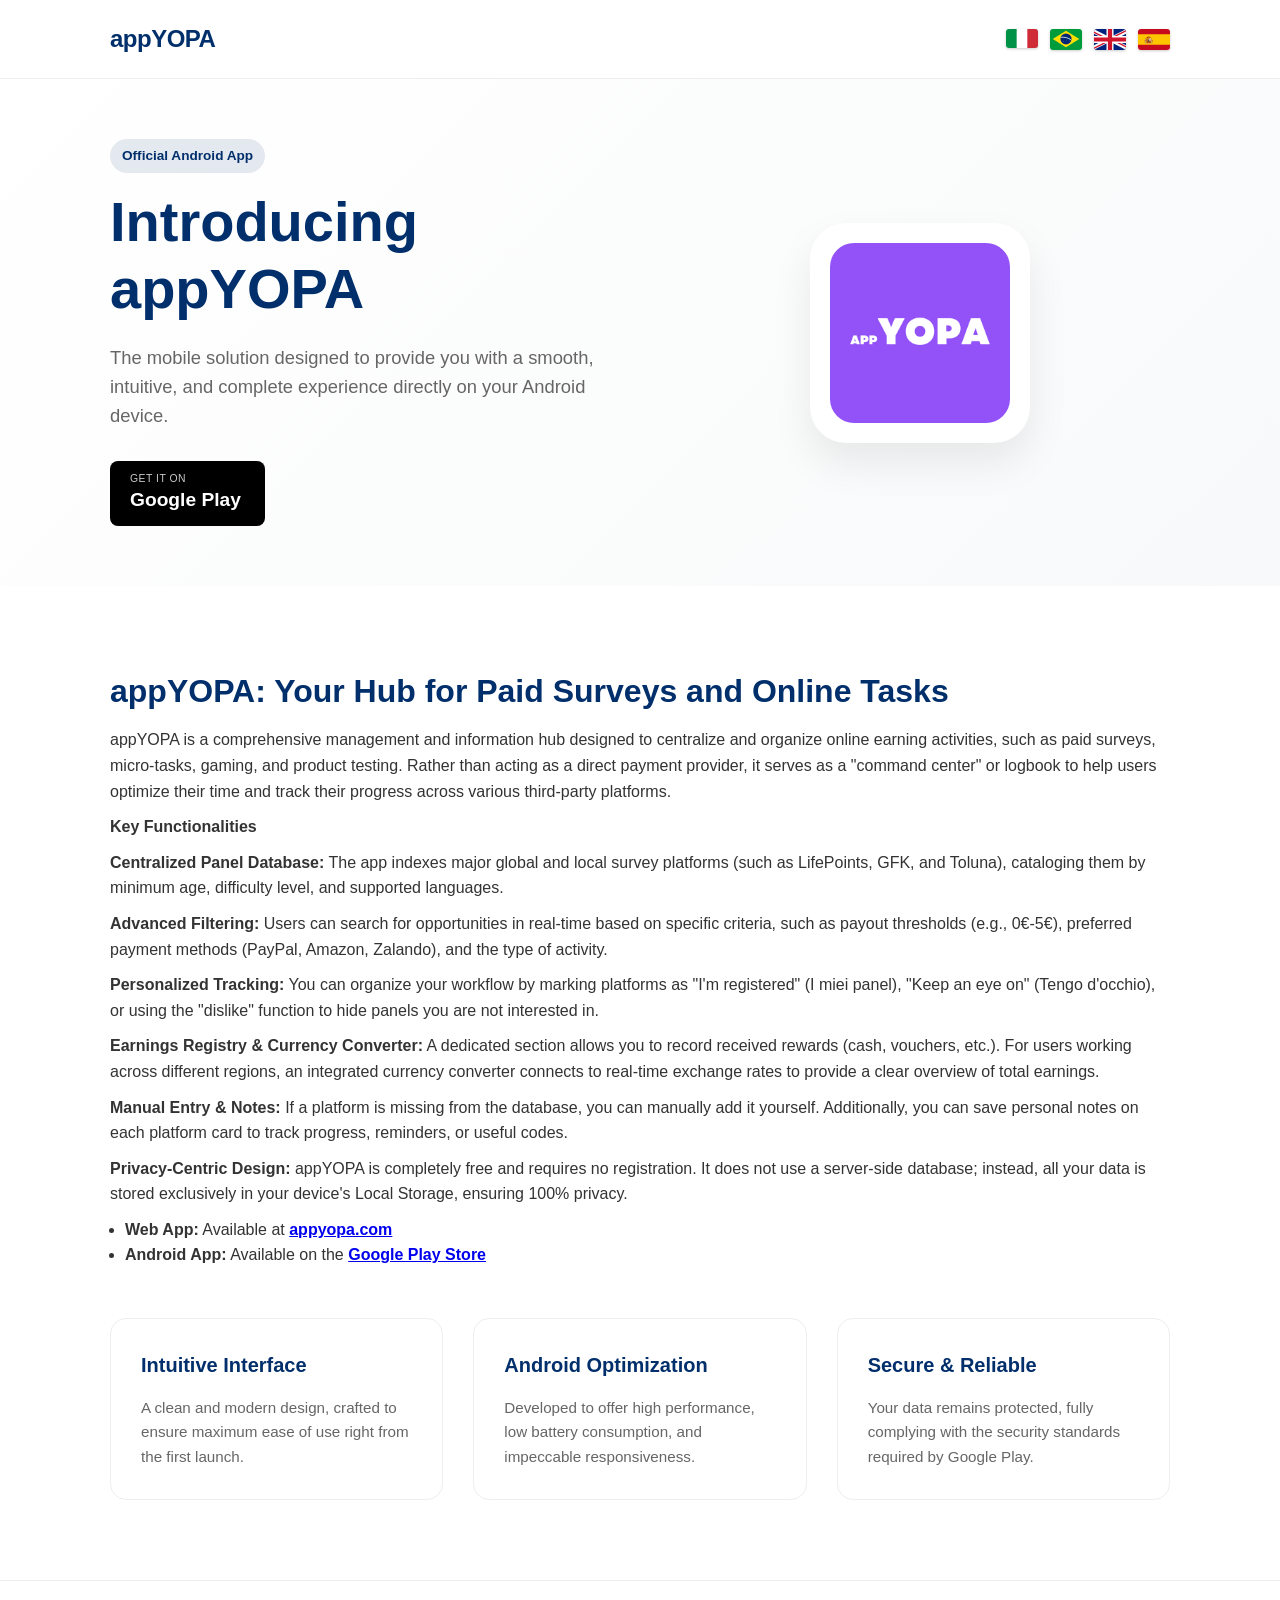
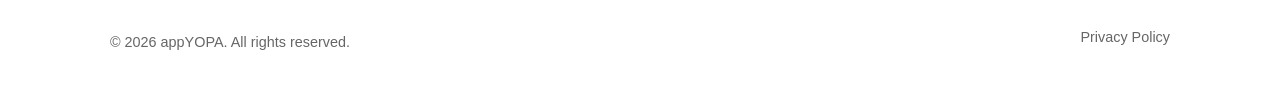
<file: index.html>
<!DOCTYPE html>
<html lang="en">
<head>
    <meta charset="UTF-8">
    <meta name="viewport" content="width=device-width, initial-scale=1.0">
    <title>appYOPA - Earn Money Online with Paid Surveys and Work from Home Tasks</title>
    <meta name="description" content="Discover appYOPA, the ultimate Android app to track your online earnings. Manage paid surveys, micro-tasks, and small side hustles from home with 100% privacy.">
    
    <link rel="stylesheet" href="style.css">
    <link rel="icon" type="image/png" href="icon.png">
</head>
<body>

    <header class="main-header">
        <div class="container header-flex">
            <div class="logo">
                <strong>appYOPA</strong>
            </div>
          <nav class="language-switcher">
    <a href="index-it.html" class="lang-link active" title="Italiano">
        <img src="it.svg" alt="Italiano" class="flag-icon">
    </a>
    <a href="index-br.html" class="lang-link" title="Português (Brasil)">
        <img src="br.svg" alt="Português" class="flag-icon">
    </a>
    <a href="index.html" class="lang-link" title="English">
        <img src="en.svg" alt="English" class="flag-icon">
    </a>
    <a href="index-es.html" class="lang-link" title="Español">
        <img src="es.svg" alt="Español" class="flag-icon">
    </a>
</nav>
        </div>
    </header>

    <section class="hero-section">
        <div class="container hero-grid">
            <div class="hero-content">
                <span class="badge">Official Android App</span>
                <h1>Introducing appYOPA</h1>
                <p class="lead">The mobile solution designed to provide you with a smooth, intuitive, and complete experience directly on your Android device.</p>
                
                <div class="cta-actions">
                    <a href="https://play.google.com/store/apps/details?id=com.lastwebagency.appyopa" class="btn-google-play" target="_blank" rel="noopener">
                        <span class="btn-subtitle">GET IT ON</span>
                        <span class="btn-title">Google Play</span>
                    </a>
                </div>
            </div>
            
            <div class="hero-image">
                <div class="app-icon-wrapper">
                    <img src="icon.png" alt="Official appYOPA Icon" class="app-icon">
                </div>
            </div>
        </div>
    </section>

    <section class="features-section">
        <div class="container">
            <article>        
                <h2>appYOPA: Your Hub for Paid Surveys and Online Tasks</h2>
                <p>appYOPA is a comprehensive management and information hub designed to centralize and organize online earning activities, such as paid surveys, micro-tasks, gaming, and product testing. Rather than acting as a direct payment provider, it serves as a "command center" or logbook to help users optimize their time and track their progress across various third-party platforms.</p>

                <p><strong>Key Functionalities</strong></p>

                <p><strong>Centralized Panel Database:</strong> The app indexes major global and local survey platforms (such as LifePoints, GFK, and Toluna), cataloging them by minimum age, difficulty level, and supported languages.</p>

                <p><strong>Advanced Filtering:</strong> Users can search for opportunities in real-time based on specific criteria, such as payout thresholds (e.g., 0€-5€), preferred payment methods (PayPal, Amazon, Zalando), and the type of activity.</p>

                <p><strong>Personalized Tracking:</strong> You can organize your workflow by marking platforms as "I'm registered" (I miei panel), "Keep an eye on" (Tengo d'occhio), or using the "dislike" function to hide panels you are not interested in.</p>

                <p><strong>Earnings Registry &amp; Currency Converter:</strong> A dedicated section allows you to record received rewards (cash, vouchers, etc.). For users working across different regions, an integrated currency converter connects to real-time exchange rates to provide a clear overview of total earnings.</p>

                <p><strong>Manual Entry &amp; Notes:</strong> If a platform is missing from the database, you can manually add it yourself. Additionally, you can save personal notes on each platform card to track progress, reminders, or useful codes.</p>

                <p><strong>Privacy-Centric Design:</strong> appYOPA is completely free and requires no registration. It does not use a server-side database; instead, all your data is stored exclusively in your device's Local Storage, ensuring 100% privacy.</p>

                <ul>
                    <li><strong>Web App:</strong> Available at <a href="https://appyopa.com/en/index.html" target="_blank" rel="noopener"><strong>appyopa.com</strong></a></li>
                    <li><strong>Android App:</strong> Available on the <a href="https://play.google.com/store/apps/details?id=com.lastwebagency.appyopa" target="_blank" rel="noopener"><strong>Google Play Store</strong></a></li>
                </ul>
            </article>
            
            <div class="features-grid">
                <div class="feature-card">
                    <h3>Intuitive Interface</h3>
                    <p>A clean and modern design, crafted to ensure maximum ease of use right from the first launch.</p>
                </div>
                <div class="feature-card">
                    <h3>Android Optimization</h3>
                    <p>Developed to offer high performance, low battery consumption, and impeccable responsiveness.</p>
                </div>
                <div class="feature-card">
                    <h3>Secure &amp; Reliable</h3>
                    <p>Your data remains protected, fully complying with the security standards required by Google Play.</p>
                </div>
            </div>
        </div>
    </section>

    <footer class="main-footer">
        <div class="container footer-content">
            <p>&copy; 2026 appYOPA. All rights reserved.</p>
            <div class="footer-links">
                <a href="https://appyopa.com/en/disclaimer.html">Privacy Policy</a>
                
            </div>
        </div>
    </footer>

</body>
</html>
</file>
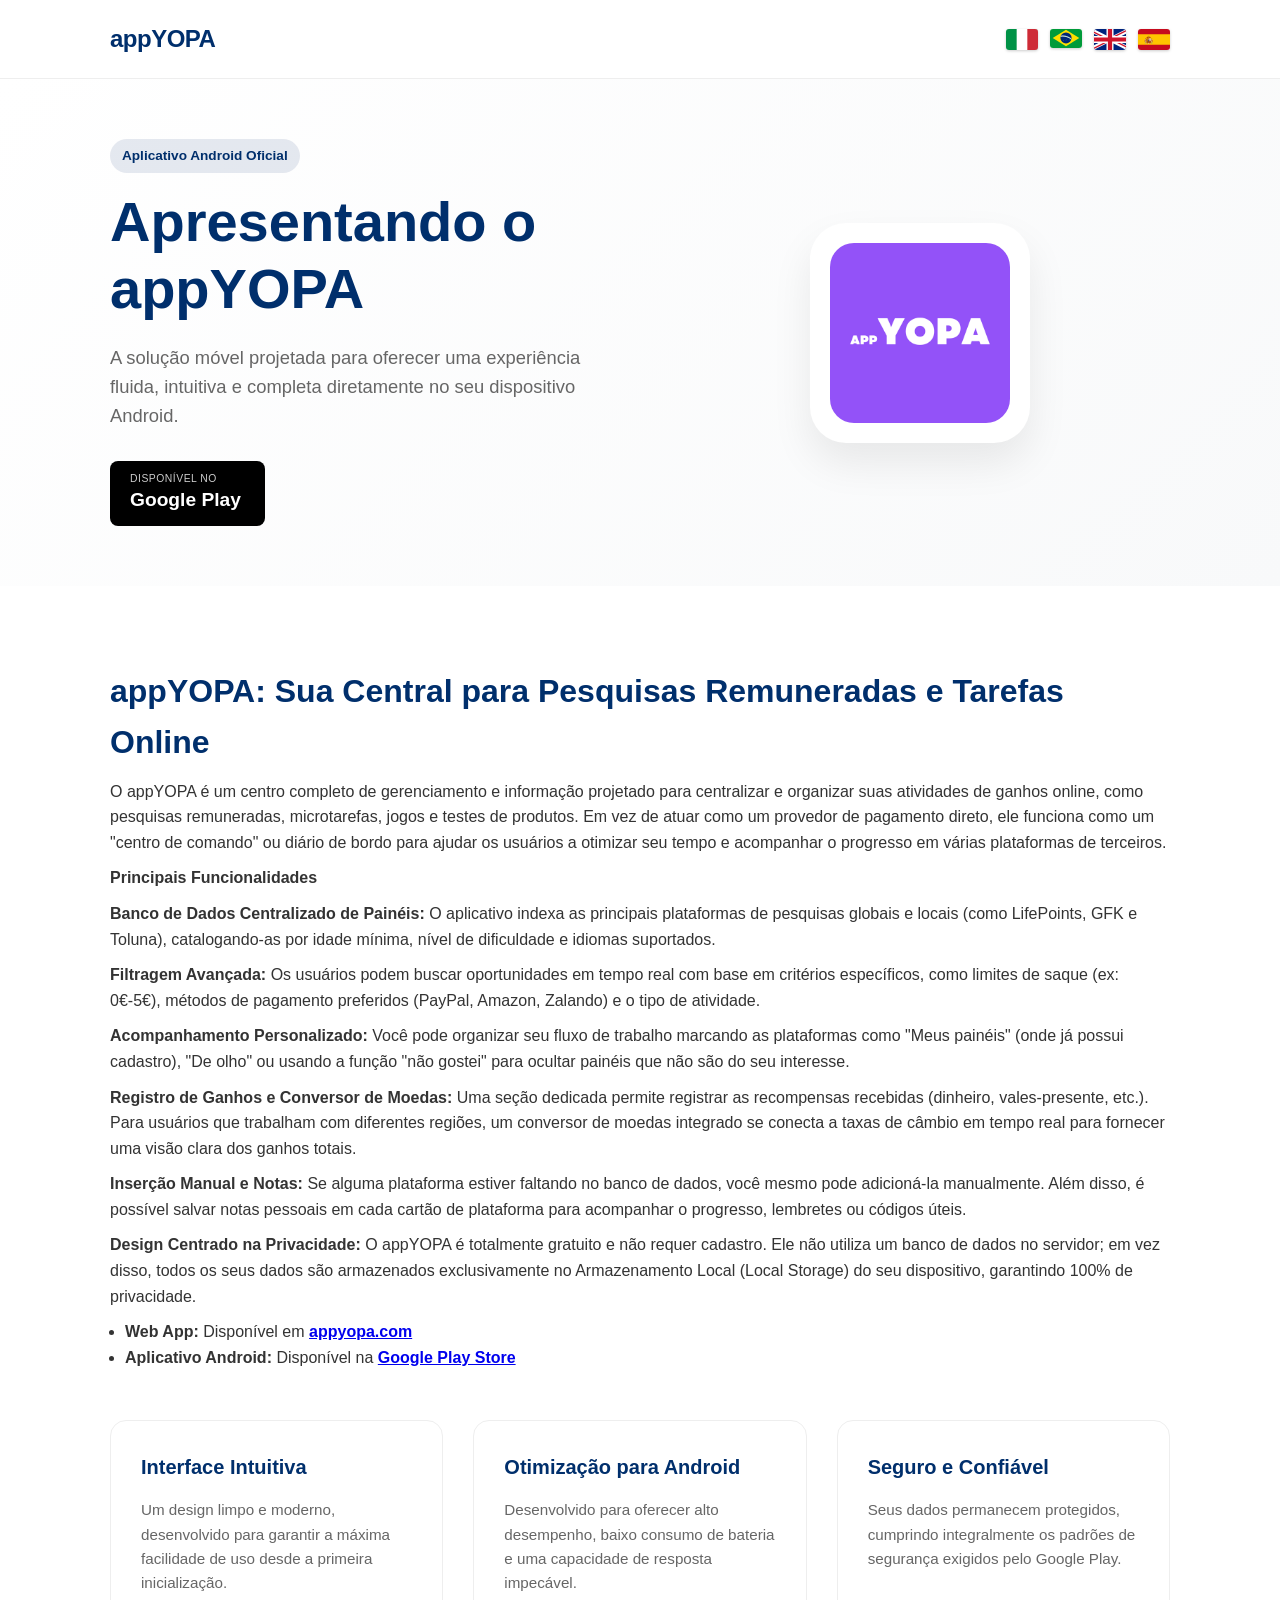
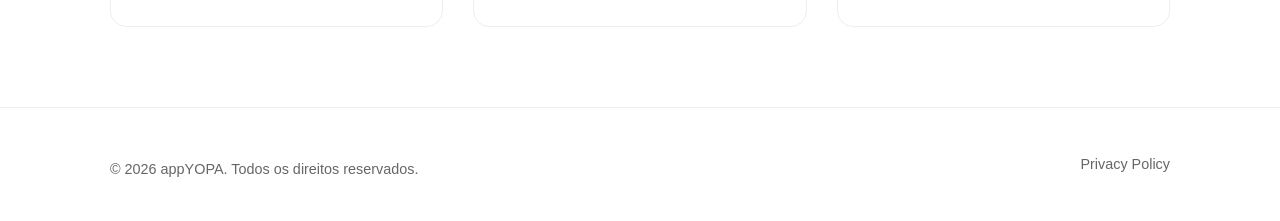
<file: index-br.html>
<!DOCTYPE html>
<html lang="pt-BR">
<head>
    <meta charset="UTF-8">
    <meta name="viewport" content="width=device-width, initial-scale=1.0">
    <title>appYOPA - Ganhar Dinheiro Online com Pesquisas Remuneradas e Renda Extra</title>
    <meta name="description" content="Conheça o appYOPA, o aplicativo Android para organizar seus ganhos online. Gerencie pesquisas remuneradas, microtarefas e pequenos trabalhos em casa com total privacidade.">
    
    <link rel="stylesheet" href="style.css">
    <link rel="icon" type="image/png" href="icon.png">
</head>
<body>

    <header class="main-header">
        <div class="container header-flex">
            <div class="logo">
                <strong>appYOPA</strong>
            </div>
            <nav class="language-switcher">
    <a href="index-it.html" class="lang-link" title="Italiano">
        <img src="it.svg" alt="Italiano" class="flag-icon">
    </a>
    <a href="index-br.html" class="lang-link active" title="Português (Brasil)">
        <img src="br.svg" alt="Português" class="flag-icon">
    </a>
    <a href="index.html" class="lang-link" title="English">
        <img src="en.svg" alt="English" class="flag-icon">
    </a>
    <a href="index-es.html" class="lang-link" title="Español">
        <img src="es.svg" alt="Español" class="flag-icon">
    </a>
</nav>
        </div>
    </header>

    <section class="hero-section">
        <div class="container hero-grid">
            <div class="hero-content">
                <span class="badge">Aplicativo Android Oficial</span>
                <h1>Apresentando o appYOPA</h1>
                <p class="lead">A solução móvel projetada para oferecer uma experiência fluida, intuitiva e completa diretamente no seu dispositivo Android.</p>
                
                <div class="cta-actions">
                    <a href="https://play.google.com/store/apps/details?id=com.lastwebagency.appyopa" class="btn-google-play" target="_blank" rel="noopener">
                        <span class="btn-subtitle">DISPONÍVEL NO</span>
                        <span class="btn-title">Google Play</span>
                    </a>
                </div>
            </div>
            
            <div class="hero-image">
                <div class="app-icon-wrapper">
                    <img src="icon.png" alt="Ícone Oficial appYOPA" class="app-icon">
                </div>
            </div>
        </div>
    </section>

    <section class="features-section">
        <div class="container">
            <article>        
                <h2>appYOPA: Sua Central para Pesquisas Remuneradas e Tarefas Online</h2>
                <p>O appYOPA é um centro completo de gerenciamento e informação projetado para centralizar e organizar suas atividades de ganhos online, como pesquisas remuneradas, microtarefas, jogos e testes de produtos. Em vez de atuar como um provedor de pagamento direto, ele funciona como um "centro de comando" ou diário de bordo para ajudar os usuários a otimizar seu tempo e acompanhar o progresso em várias plataformas de terceiros.</p>

                <p><strong>Principais Funcionalidades</strong></p>

                <p><strong>Banco de Dados Centralizado de Painéis:</strong> O aplicativo indexa as principais plataformas de pesquisas globais e locais (como LifePoints, GFK e Toluna), catalogando-as por idade mínima, nível de dificuldade e idiomas suportados.</p>

                <p><strong>Filtragem Avançada:</strong> Os usuários podem buscar oportunidades em tempo real com base em critérios específicos, como limites de saque (ex: 0€-5€), métodos de pagamento preferidos (PayPal, Amazon, Zalando) e o tipo de atividade.</p>

                <p><strong>Acompanhamento Personalizado:</strong> Você pode organizar seu fluxo de trabalho marcando as plataformas como "Meus painéis" (onde já possui cadastro), "De olho" ou usando a função "não gostei" para ocultar painéis que não são do seu interesse.</p>

                <p><strong>Registro de Ganhos e Conversor de Moedas:</strong> Uma seção dedicada permite registrar as recompensas recebidas (dinheiro, vales-presente, etc.). Para usuários que trabalham com diferentes regiões, um conversor de moedas integrado se conecta a taxas de câmbio em tempo real para fornecer uma visão clara dos ganhos totais.</p>

                <p><strong>Inserção Manual e Notas:</strong> Se alguma plataforma estiver faltando no banco de dados, você mesmo pode adicioná-la manualmente. Além disso, é possível salvar notas pessoais em cada cartão de plataforma para acompanhar o progresso, lembretes ou códigos úteis.</p>

                <p><strong>Design Centrado na Privacidade:</strong> O appYOPA é totalmente gratuito e não requer cadastro. Ele não utiliza um banco de dados no servidor; em vez disso, todos os seus dados são armazenados exclusivamente no Armazenamento Local (Local Storage) do seu dispositivo, garantindo 100% de privacidade.</p>

                <ul>
                    <li><strong>Web App:</strong> Disponível em <a href="https://appyopa.com/br/index.html" target="_blank" rel="noopener"><strong>appyopa.com</strong></a></li>
                    <li><strong>Aplicativo Android:</strong> Disponível na <a href="https://play.google.com/store/apps/details?id=com.lastwebagency.appyopa" target="_blank" rel="noopener"><strong>Google Play Store</strong></a></li>
                </ul>
            </article>
            
            <div class="features-grid">
                <div class="feature-card">
                    <h3>Interface Intuitiva</h3>
                    <p>Um design limpo e moderno, desenvolvido para garantir a máxima facilidade de uso desde a primeira inicialização.</p>
                </div>
                <div class="feature-card">
                    <h3>Otimização para Android</h3>
                    <p>Desenvolvido para oferecer alto desempenho, baixo consumo de bateria e uma capacidade de resposta impecável.</p>
                </div>
                <div class="feature-card">
                    <h3>Seguro e Confiável</h3>
                    <p>Seus dados permanecem protegidos, cumprindo integralmente os padrões de segurança exigidos pelo Google Play.</p>
                </div>
            </div>
        </div>
    </section>

    <footer class="main-footer">
        <div class="container footer-content">
            <p>&copy; 2026 appYOPA. Todos os direitos reservados.</p>
            <div class="footer-links">
                <a href="https://appyopa.com/br/disclaimer.html">Privacy Policy</a>
               
            </div>
        </div>
    </footer>

</body>
</html>
</file>
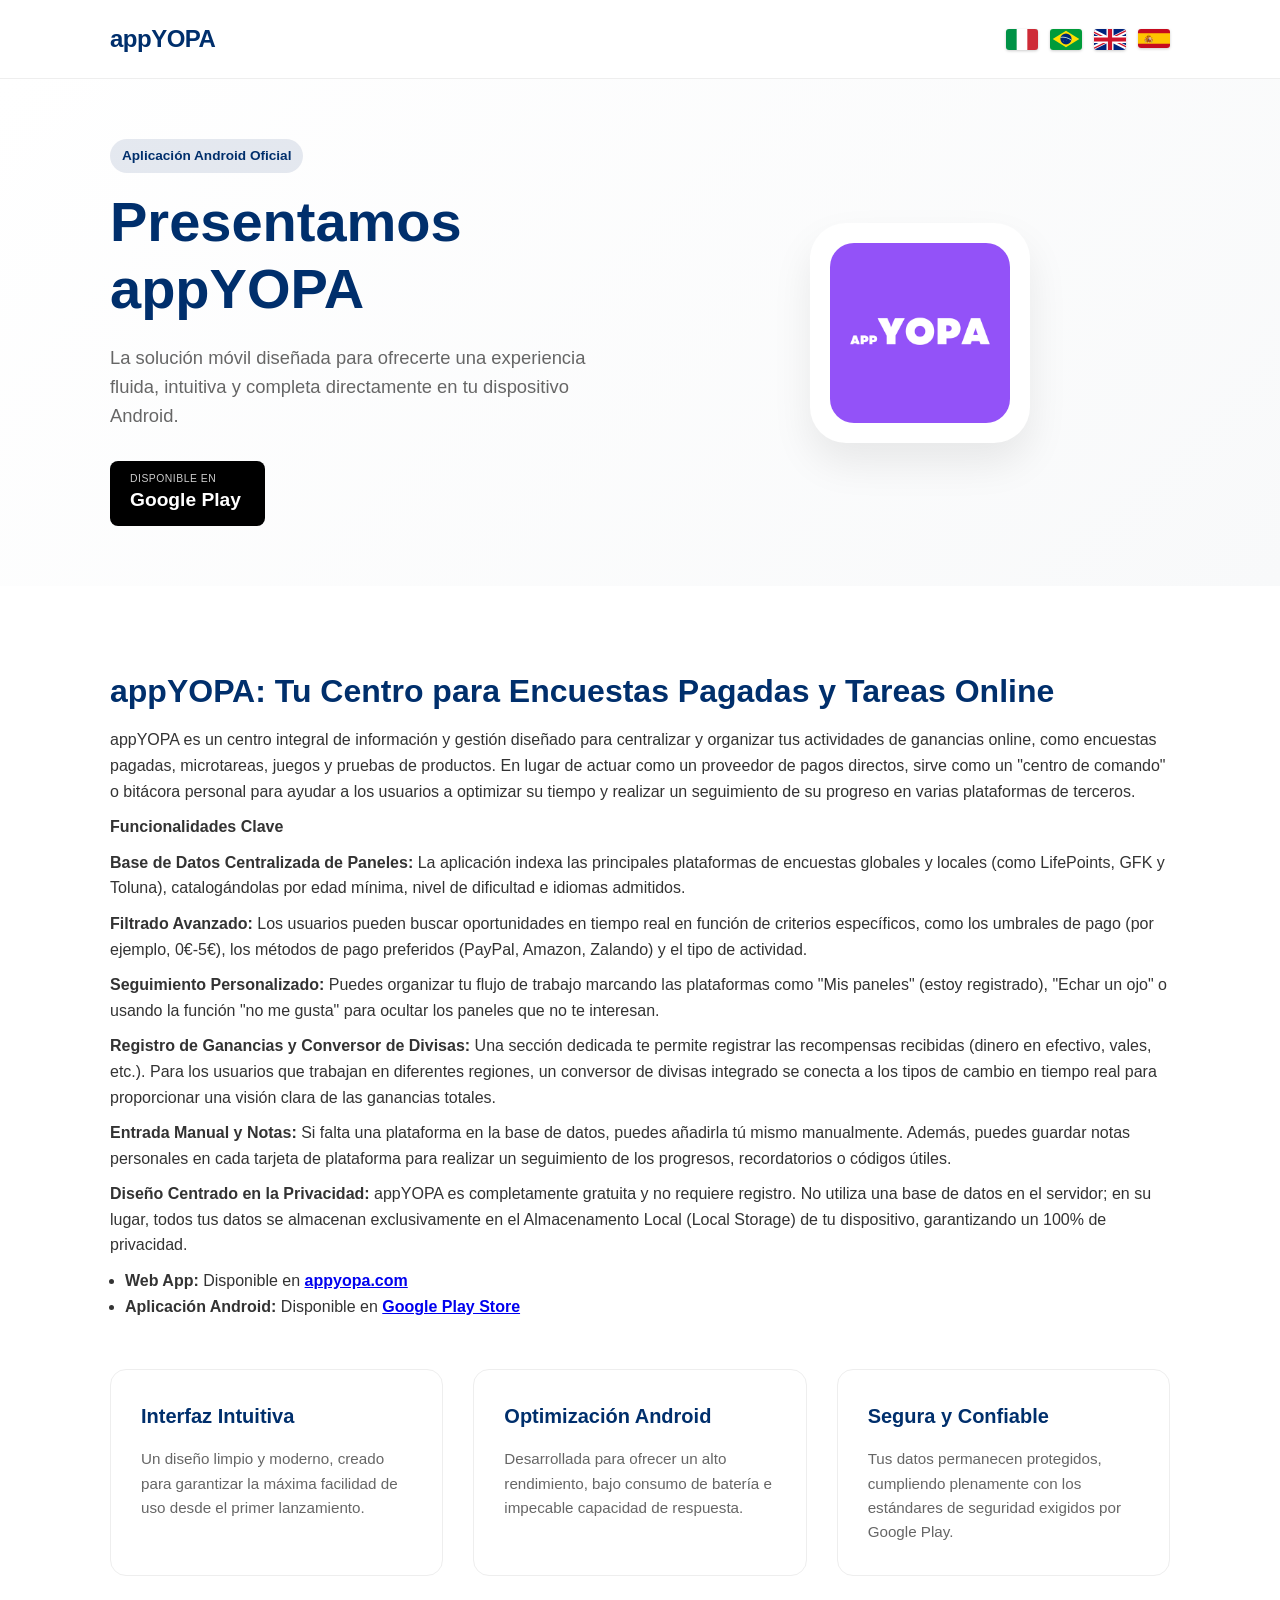
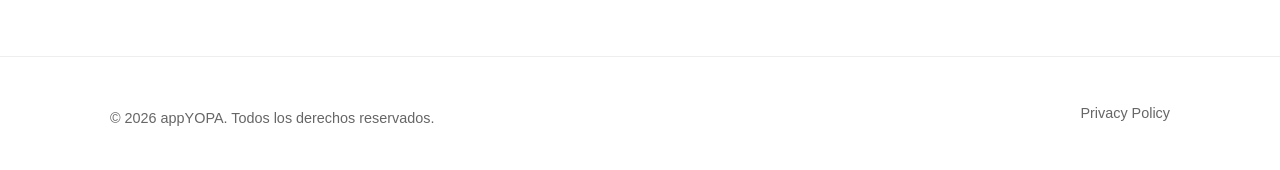
<file: index-es.html>
<!DOCTYPE html>
<html lang="es">
<head>
    <meta charset="UTF-8">
    <meta name="viewport" content="width=device-width, initial-scale=1.0">
    <title>appYOPA - Ganar Dinero Online con Encuestas Pagadas y Trabajos desde Casa</title>
    <meta name="description" content="Descubre appYOPA, la aplicación Android para organizar tus ganancias online. Gestiona encuestas pagadas, microtareas y pequeños trabajos desde casa con total privacidad.">
    
    <link rel="stylesheet" href="style.css">
    <link rel="icon" type="image/png" href="icon.png">
</head>
<body>

    <header class="main-header">
        <div class="container header-flex">
            <div class="logo">
                <strong>appYOPA</strong>
            </div>
            <nav class="language-switcher">
    <a href="index-it.html" class="lang-link" title="Italiano">
        <img src="it.svg" alt="Italiano" class="flag-icon">
    </a>
    <a href="index-br.html" class="lang-link" title="Português (Brasil)">
        <img src="br.svg" alt="Português" class="flag-icon">
    </a>
    <a href="index.html" class="lang-link" title="English">
        <img src="en.svg" alt="English" class="flag-icon">
    </a>
    <a href="index-es.html" class="lang-link active" title="Español">
        <img src="es.svg" alt="Español" class="flag-icon">
    </a>
</nav>
        </div>
    </header>

    <section class="hero-section">
        <div class="container hero-grid">
            <div class="hero-content">
                <span class="badge">Aplicación Android Oficial</span>
                <h1>Presentamos appYOPA</h1>
                <p class="lead">La solución móvil diseñada para ofrecerte una experiencia fluida, intuitiva y completa directamente en tu dispositivo Android.</p>
                
                <div class="cta-actions">
                    <a href="https://play.google.com/store/apps/details?id=com.lastwebagency.appyopa" class="btn-google-play" target="_blank" rel="noopener">
                        <span class="btn-subtitle">DISPONIBLE EN</span>
                        <span class="btn-title">Google Play</span>
                    </a>
                </div>
            </div>
            
            <div class="hero-image">
                <div class="app-icon-wrapper">
                    <img src="icon.png" alt="Icono Oficial appYOPA" class="app-icon">
                </div>
            </div>
        </div>
    </section>

    <section class="features-section">
        <div class="container">
            <article>        
                <h2>appYOPA: Tu Centro para Encuestas Pagadas y Tareas Online</h2>
                <p>appYOPA es un centro integral de información y gestión diseñado para centralizar y organizar tus actividades de ganancias online, como encuestas pagadas, microtareas, juegos y pruebas de productos. En lugar de actuar como un proveedor de pagos directos, sirve como un "centro de comando" o bitácora personal para ayudar a los usuarios a optimizar su tiempo y realizar un seguimiento de su progreso en varias plataformas de terceros.</p>

                <p><strong>Funcionalidades Clave</strong></p>

                <p><strong>Base de Datos Centralizada de Paneles:</strong> La aplicación indexa las principales plataformas de encuestas globales y locales (como LifePoints, GFK y Toluna), catalogándolas por edad mínima, nivel de dificultad e idiomas admitidos.</p>

                <p><strong>Filtrado Avanzado:</strong> Los usuarios pueden buscar oportunidades en tiempo real en función de criterios específicos, como los umbrales de pago (por ejemplo, 0€-5€), los métodos de pago preferidos (PayPal, Amazon, Zalando) y el tipo de actividad.</p>

                <p><strong>Seguimiento Personalizado:</strong> Puedes organizar tu flujo de trabajo marcando las plataformas como "Mis paneles" (estoy registrado), "Echar un ojo" o usando la función "no me gusta" para ocultar los paneles que no te interesan.</p>

                <p><strong>Registro de Ganancias y Conversor de Divisas:</strong> Una sección dedicada te permite registrar las recompensas recibidas (dinero en efectivo, vales, etc.). Para los usuarios que trabajan en diferentes regiones, un conversor de divisas integrado se conecta a los tipos de cambio en tiempo real para proporcionar una visión clara de las ganancias totales.</p>

                <p><strong>Entrada Manual y Notas:</strong> Si falta una plataforma en la base de datos, puedes añadirla tú mismo manualmente. Además, puedes guardar notas personales en cada tarjeta de plataforma para realizar un seguimiento de los progresos, recordatorios o códigos útiles.</p>

                <p><strong>Diseño Centrado en la Privacidad:</strong> appYOPA es completamente gratuita y no requiere registro. No utiliza una base de datos en el servidor; en su lugar, todos tus datos se almacenan exclusivamente en el Almacenamento Local (Local Storage) de tu dispositivo, garantizando un 100% de privacidad.</p>

                <ul>
                    <li><strong>Web App:</strong> Disponible en <a href="https://appyopa.com/es/index.html" target="_blank" rel="noopener"><strong>appyopa.com</strong></a></li>
                    <li><strong>Aplicación Android:</strong> Disponible en <a href="https://play.google.com/store/apps/details?id=com.lastwebagency.appyopa" target="_blank" rel="noopener"><strong>Google Play Store</strong></a></li>
                </ul>
            </article>
            
            <div class="features-grid">
                <div class="feature-card">
                    <h3>Interfaz Intuitiva</h3>
                    <p>Un diseño limpio y moderno, creado para garantizar la máxima facilidad de uso desde el primer lanzamiento.</p>
                </div>
                <div class="feature-card">
                    <h3>Optimización Android</h3>
                    <p>Desarrollada para ofrecer un alto rendimiento, bajo consumo de batería e impecable capacidad de respuesta.</p>
                </div>
                <div class="feature-card">
                    <h3>Segura y Confiable</h3>
                    <p>Tus datos permanecen protegidos, cumpliendo plenamente con los estándares de seguridad exigidos por Google Play.</p>
                </div>
            </div>
        </div>
    </section>

    <footer class="main-footer">
        <div class="container footer-content">
            <p>&copy; 2026 appYOPA. Todos los derechos reservados.</p>
            <div class="footer-links">
                <a href="https://appyopa.com/es/disclaimer.html">Privacy Policy</a>
             
            </div>
        </div>
    </footer>

</body>
</html>
</file>
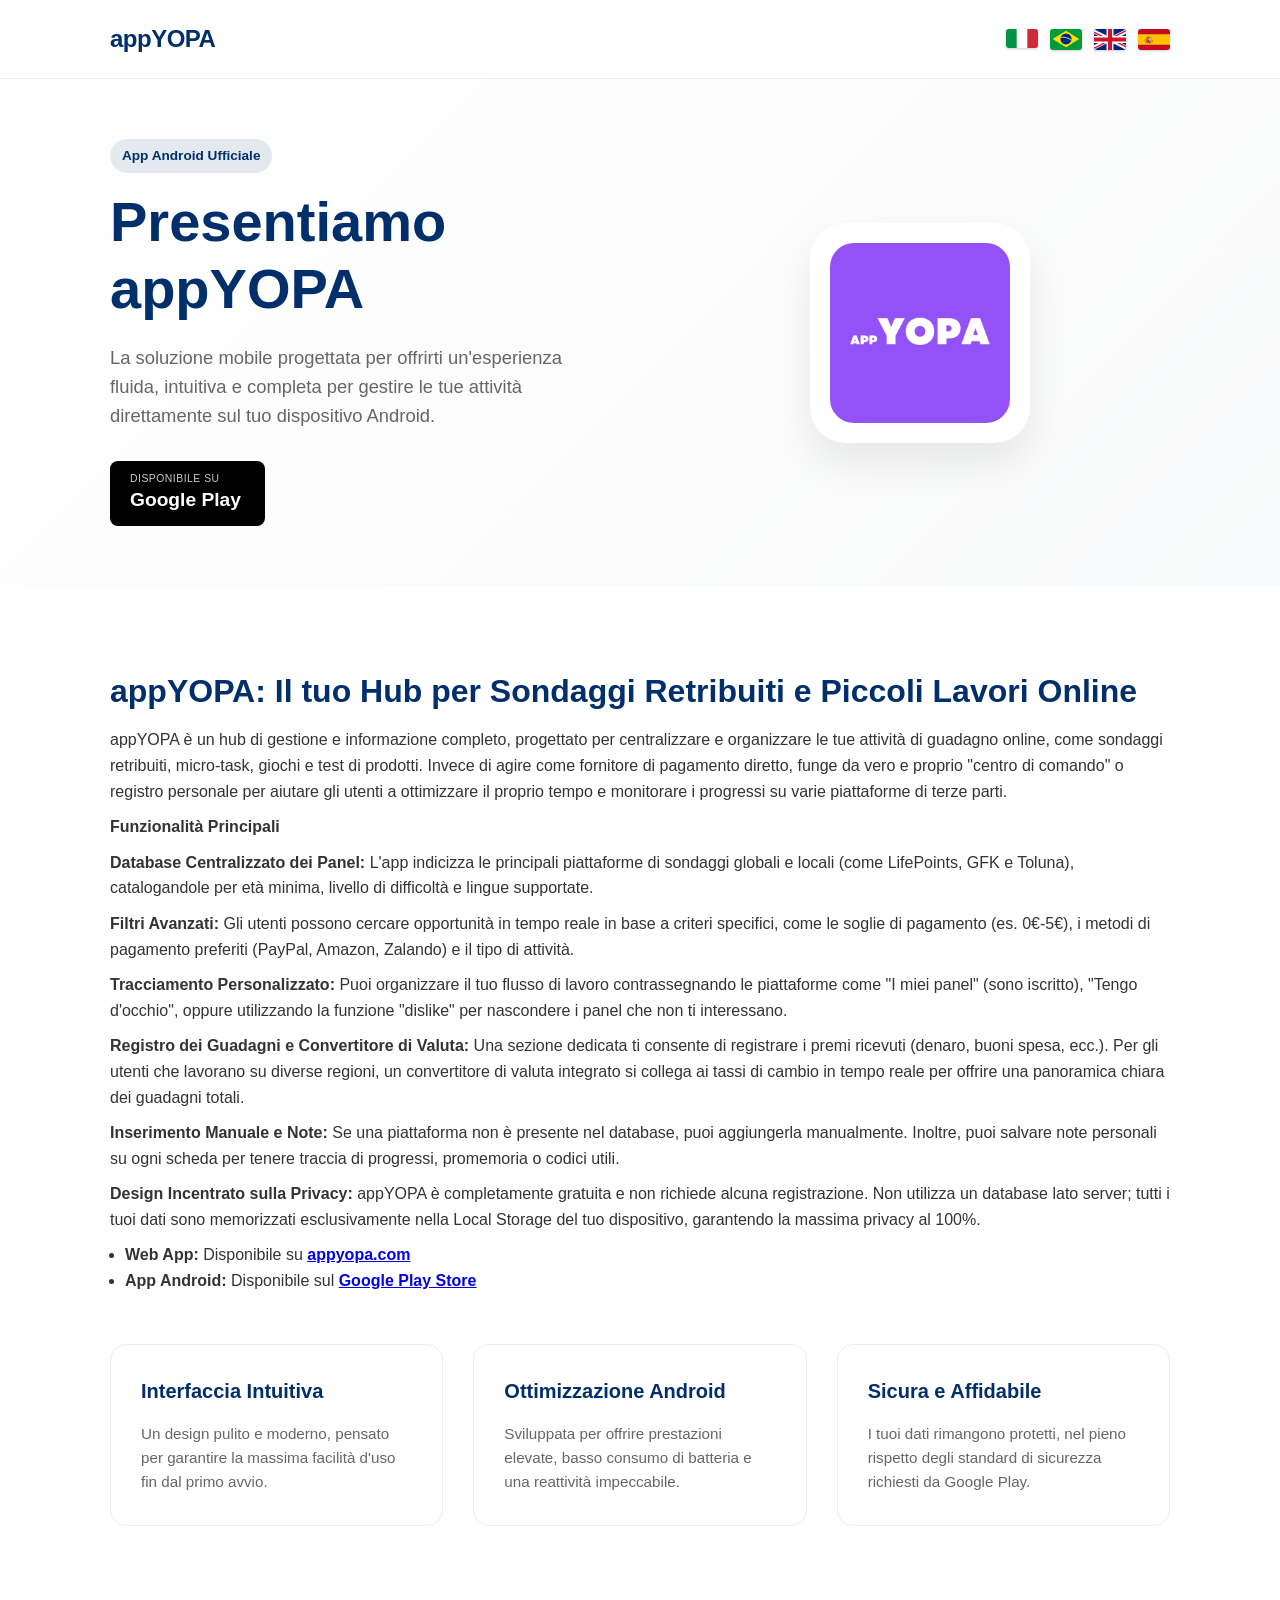
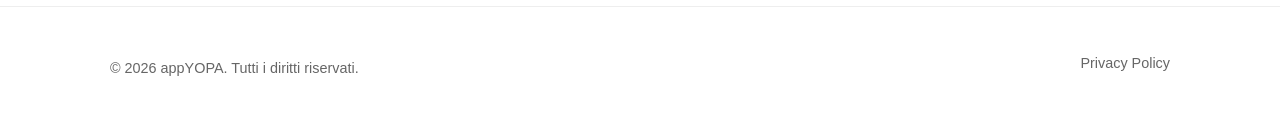
<file: index-it.html>
<!DOCTYPE html>
<html lang="it">
<head>
    <meta charset="UTF-8">
    <meta name="viewport" content="width=device-width, initial-scale=1.0">
    <title>appYOPA - Guadagnare Online con Sondaggi Retribuiti e Lavori da Casa</title>
    <meta name="description" content="Scopri appYOPA, l'app Android per organizzare i tuoi guadagni online. Gestisci sondaggi retribuiti, micro-task e piccoli lavori da casa in totale privacy. Scaricala ora.">
    
    <link rel="stylesheet" href="style.css">
    <link rel="icon" type="image/png" href="icon.png">
</head>
<body>

    <header class="main-header">
        <div class="container header-flex">
            <div class="logo">
                <strong>appYOPA</strong>
            </div>
            <nav class="language-switcher">
    <a href="index-it.html" class="lang-link active" title="Italiano">
        <img src="it.svg" alt="Italiano" class="flag-icon">
    </a>
    <a href="index-br.html" class="lang-link" title="Português (Brasil)">
        <img src="br.svg" alt="Português" class="flag-icon">
    </a>
    <a href="index.html" class="lang-link" title="English">
        <img src="en.svg" alt="English" class="flag-icon">
    </a>
    <a href="index-es.html" class="lang-link" title="Español">
        <img src="es.svg" alt="Español" class="flag-icon">
    </a>
</nav>
        </div>
    </header>

    <section class="hero-section">
        <div class="container hero-grid">
            <div class="hero-content">
                <span class="badge">App Android Ufficiale</span>
                <h1>Presentiamo appYOPA</h1>
                <p class="lead">La soluzione mobile progettata per offrirti un'esperienza fluida, intuitiva e completa per gestire le tue attività direttamente sul tuo dispositivo Android.</p>
                
                <div class="cta-actions">
                    <a href="https://play.google.com/store/apps/details?id=com.lastwebagency.appyopa" class="btn-google-play" target="_blank" rel="noopener">
                        <span class="btn-subtitle">DISPONIBILE SU</span>
                        <span class="btn-title">Google Play</span>
                    </a>
                </div>
            </div>
            
            <div class="hero-image">
                <div class="app-icon-wrapper">
                    <img src="icon.png" alt="Icona Ufficiale appYOPA" class="app-icon">
                </div>
            </div>
        </div>
    </section>

    <section class="features-section">
        <div class="container">
            <article>        
                <h2>appYOPA: Il tuo Hub per Sondaggi Retribuiti e Piccoli Lavori Online</h2>
                <p>appYOPA è un hub di gestione e informazione completo, progettato per centralizzare e organizzare le tue attività di guadagno online, come sondaggi retribuiti, micro-task, giochi e test di prodotti. Invece di agire come fornitore di pagamento diretto, funge da vero e proprio "centro di comando" o registro personale per aiutare gli utenti a ottimizzare il proprio tempo e monitorare i progressi su varie piattaforme di terze parti.</p>

                <p><strong>Funzionalità Principali</strong></p>

                <p><strong>Database Centralizzato dei Panel:</strong> L'app indicizza le principali piattaforme di sondaggi globali e locali (come LifePoints, GFK e Toluna), catalogandole per età minima, livello di difficoltà e lingue supportate.</p>

                <p><strong>Filtri Avanzati:</strong> Gli utenti possono cercare opportunità in tempo reale in base a criteri specifici, come le soglie di pagamento (es. 0€-5€), i metodi di pagamento preferiti (PayPal, Amazon, Zalando) e il tipo di attività.</p>

                <p><strong>Tracciamento Personalizzato:</strong> Puoi organizzare il tuo flusso di lavoro contrassegnando le piattaforme come "I miei panel" (sono iscritto), "Tengo d'occhio", oppure utilizzando la funzione "dislike" per nascondere i panel che non ti interessano.</p>

                <p><strong>Registro dei Guadagni e Convertitore di Valuta:</strong> Una sezione dedicata ti consente di registrare i premi ricevuti (denaro, buoni spesa, ecc.). Per gli utenti che lavorano su diverse regioni, un convertitore di valuta integrato si collega ai tassi di cambio in tempo reale per offrire una panoramica chiara dei guadagni totali.</p>

                <p><strong>Inserimento Manuale e Note:</strong> Se una piattaforma non è presente nel database, puoi aggiungerla manualmente. Inoltre, puoi salvare note personali su ogni scheda per tenere traccia di progressi, promemoria o codici utili.</p>

                <p><strong>Design Incentrato sulla Privacy:</strong> appYOPA è completamente gratuita e non richiede alcuna registrazione. Non utilizza un database lato server; tutti i tuoi dati sono memorizzati esclusivamente nella Local Storage del tuo dispositivo, garantendo la massima privacy al 100%.</p>

                <ul>
                    <li><strong>Web App:</strong> Disponibile su <a href="https://appyopa.com" target="_blank" rel="noopener"><strong>appyopa.com</strong></a></li>
                    <li><strong>App Android:</strong> Disponibile sul <a href="https://play.google.com/store/apps/details?id=com.lastwebagency.appyopa" target="_blank" rel="noopener"><strong>Google Play Store</strong></a></li>
                </ul>
            </article>
            
            <div class="features-grid">
                <div class="feature-card">
                    <h3>Interfaccia Intuitiva</h3>
                    <p>Un design pulito e moderno, pensato per garantire la massima facilità d'uso fin dal primo avvio.</p>
                </div>
                <div class="feature-card">
                    <h3>Ottimizzazione Android</h3>
                    <p>Sviluppata per offrire prestazioni elevate, basso consumo di batteria e una reattività impeccabile.</p>
                </div>
                <div class="feature-card">
                    <h3>Sicura e Affidabile</h3>
                    <p>I tuoi dati rimangono protetti, nel pieno rispetto degli standard di sicurezza richiesti da Google Play.</p>
                </div>
            </div>
        </div>
    </section>

    <footer class="main-footer">
        <div class="container footer-content">
            <p>&copy; 2026 appYOPA. Tutti i diritti riservati.</p>
            <div class="footer-links">
                <a href="https://appyopa.com/disclaimer.html">Privacy Policy</a>
              
            </div>
        </div>
    </footer>

</body>
</html>
</file>
<file: style.css>
/* ==========================================================================
   1. RESET & VARIABLES
   ========================================================================== */
:root {
    --primary-color: #002f6c; /* Deep, professional blue */
    --accent-color: #00e676;  /* Vivid Android green */
    --text-color: #333333;
    --text-light: #666666;
    --bg-light: #f8f9fa;
    --white: #ffffff;
    --font-stack: -apple-system, BlinkMacSystemFont, "Segoe UI", Roboto, Helvetica, Arial, sans-serif;
    --max-width: 1100px;
}

* {
    box-sizing: border-box;
    margin: 0;
    padding: 0;
}

body {
    font-family: var(--font-stack);
    color: var(--text-color);
    background-color: var(--white);
    line-height: 1.6;
    -webkit-font-smoothing: antialiased;
}

img {
    max-width: 100%;
    height: auto;
}

.container {
    width: 100%;
    max-width: var(--max-width);
    margin: 0 auto;
    padding: 0 20px;
}

/* ==========================================================================
   2. HEADER
   ========================================================================== */
.main-header {
    padding: 20px 0;
    border-bottom: 1px solid #eeeeee;
}

.logo {
    font-size: 1.5rem;
    color: var(--primary-color);
    letter-spacing: -0.5px;
}

/* ==========================================================================
   3. HERO SECTION
   ========================================================================== */
.hero-section {
    padding: 60px 0;
    background: linear-gradient(135deg, #ffffff 0%, var(--bg-light) 100%);
}

.hero-grid {
    display: flex;
    flex-direction: column-reverse;
    gap: 40px;
    align-items: center;
}

@media (min-width: 768px) {
    .hero-grid {
        display: grid;
        grid-template-columns: 1fr 1fr;
        gap: 60px;
    }
}

.badge {
    display: inline-block;
    background-color: rgba(0, 47, 108, 0.1);
    color: var(--primary-color);
    padding: 6px 12px;
    border-radius: 20px;
    font-size: 0.85rem;
    font-weight: 600;
    margin-bottom: 15px;
}

.hero-content h1 {
    font-size: 2.5rem;
    line-height: 1.2;
    color: var(--primary-color);
    margin-bottom: 20px;
}

@media (min-width: 768px) {
    .hero-content h1 {
        font-size: 3.5rem;
    }
}

.lead {
    font-size: 1.15rem;
    color: var(--text-light);
    margin-bottom: 30px;
}

/* Google Play Button Button */
.btn-google-play {
    display: inline-flex;
    flex-direction: column;
    background-color: #000000;
    color: var(--white);
    text-decoration: none;
    padding: 10px 24px 10px 20px;
    border-radius: 8px;
    transition: background-color 0.2s ease;
}

.btn-google-play:hover {
    background-color: #222222;
}

.btn-subtitle {
    font-size: 0.65rem;
    font-weight: 500;
    letter-spacing: 0.5px;
    opacity: 0.8;
}

.btn-title {
    font-size: 1.2rem;
    font-weight: 600;
    margin-top: -2px;
}

/* App Icon / Mockup Container */
.hero-image {
    display: flex;
    justify-content: center;
    align-items: center;
}

.app-icon-wrapper {
    background-color: var(--white);
    padding: 20px;
    border-radius: 36px;
    box-shadow: 0 20px 40px rgba(0, 0, 0, 0.08);
    display: inline-flex;
}

.app-icon {
    width: 140px;
    height: 140px;
    border-radius: 24px;
}

@media (min-width: 768px) {
    .app-icon {
        width: 180px;
        height: 180px;
    }
}

/* ==========================================================================
   4. FEATURES SECTION
   ========================================================================== */
.features-section {
    padding: 80px 0;
   
}

.features-section h2 {
    font-size: 2rem;
    color: var(--primary-color);
    margin-bottom: 10px;
}

h2 {
    font-size: 2rem;
    color: var(--primary-color);
    margin-bottom: 10px;
}


.section-subtitle {
    color: var(--text-light);
    margin-bottom: 50px;
    font-size: 1.05rem;
}

.features-grid {
    display: grid;
    grid-template-columns: 1fr;
    gap: 30px;
    text-align: left;
}

@media (min-width: 768px) {
    .features-grid {
        grid-template-columns: repeat(3, 1fr);
    }
}

.feature-card {
    background-color: var(--white);
    padding: 30px;
    border-radius: 16px;
    border: 1px solid #eeeeee;
    transition: transform 0.3s ease, box-shadow 0.3s ease;
}

.feature-card:hover {
    transform: translateY(-5px);
    box-shadow: 0 10px 30px rgba(0, 0, 0, 0.05);
}

.feature-card h3 {
    font-size: 1.25rem;
    color: var(--primary-color);
    margin-bottom: 15px;
}

.feature-card p {
    color: var(--text-light);
    font-size: 0.95rem;
}

/* ==========================================================================
   5. FOOTER
   ========================================================================== */
.main-footer {
    padding: 40px 0;
    border-top: 1px solid #eeeeee;
    font-size: 0.9rem;
    color: var(--text-light);
}

.footer-content {
    display: flex;
    flex-direction: column;
    gap: 20px;
    align-items: center;
}

@media (min-width: 768px) {
    .footer-content {
        flex-direction: row;
        justify-content: space-between;
    }
}

.footer-links a {
    color: var(--text-light);
    text-decoration: none;
    margin-left: 20px;
    transition: color 0.2s ease;
}

.footer-links a:hover {
    color: var(--primary-color);
}

@media (max-width: 767px) {
    .footer-links a {
        margin: 0 10px;
    }
}

article {
   margin-bottom: 50px;
   
}

ul {
   margin-top:10px;
   margin-left: 15px;
   margin-bottom:50px;
}

p {
   margin-top: 10px;
   
}
/* Allineamento flessibile per l'header */
.header-flex {
    display: flex;
    justify-content: space-between;
    align-items: center;
    width: 100%;
}

/* Stile del selettore delle lingue */
.language-switcher {
    display: flex;
    gap: 12px;
}

.lang-link {
    text-decoration: none;
    font-size: 20px;
   
    transition: opacity 0.2s ease, transform 0.2s ease;
    display: inline-block;
}

.lang-link:hover {
    opacity: 1;
    transform: scale(1.15);
}

.lang-link.active {
    opacity: 1;
    
    padding-bottom: 2px;
}

/* ==========================================
   Selettore Lingua e Gestione Bandiere SVG
   ========================================== */

/* Forza l'header originale a distribuire logo a sinistra e bandiere a destra */
.main-header .container {
    display: flex !important;
    justify-content: space-between !important;
    align-items: center !important;
    flex-wrap: wrap;
}

/* Contenitore delle bandiere */
.language-switcher {
    display: flex !important;
    gap: 12px !important; /* Spazio uniforme tra i link delle lingue */
    align-items: center !important;
}

/* Link che avvolge l'immagine */
.language-switcher .lang-link {
    display: inline-block !important;
    width: 32px !important;   /* Larghezza esatta e uguale per tutte */
    height: 21px !important;  /* Altezza proporzionata (rapporto ~3:2) */
    
    transition: opacity 0.2s ease, transform 0.2s ease;
    text-decoration: none;
}

/* Effetto al passaggio del mouse */
.language-switcher .lang-link:hover {
    opacity: 1;
    transform: scale(1.1);    /* Leggero zoom per feedback visivo */
}

/* Evidenziazione della lingua corrente */
.language-switcher .lang-link.active {
    opacity: 1;
    
    outline-offset: 2px;
    border-radius: 3px;
}

/* Regole restrittive per le immagini SVG in locale */
.language-switcher .flag-icon {
    width: 100% !important;
    height: 100% !important;
    display: block !important;
    object-fit: cover !important; /* Forza il riempimento perfetto senza deformare l'immagine */
    border-radius: 3px !important; /* Angoli leggermente arrotondati, molto eleganti */
    box-shadow: 0 1px 3px rgba(0, 0, 0, 0.2) !important; /* Piccola ombra per staccarle dallo sfondo ora */
}
</file>
